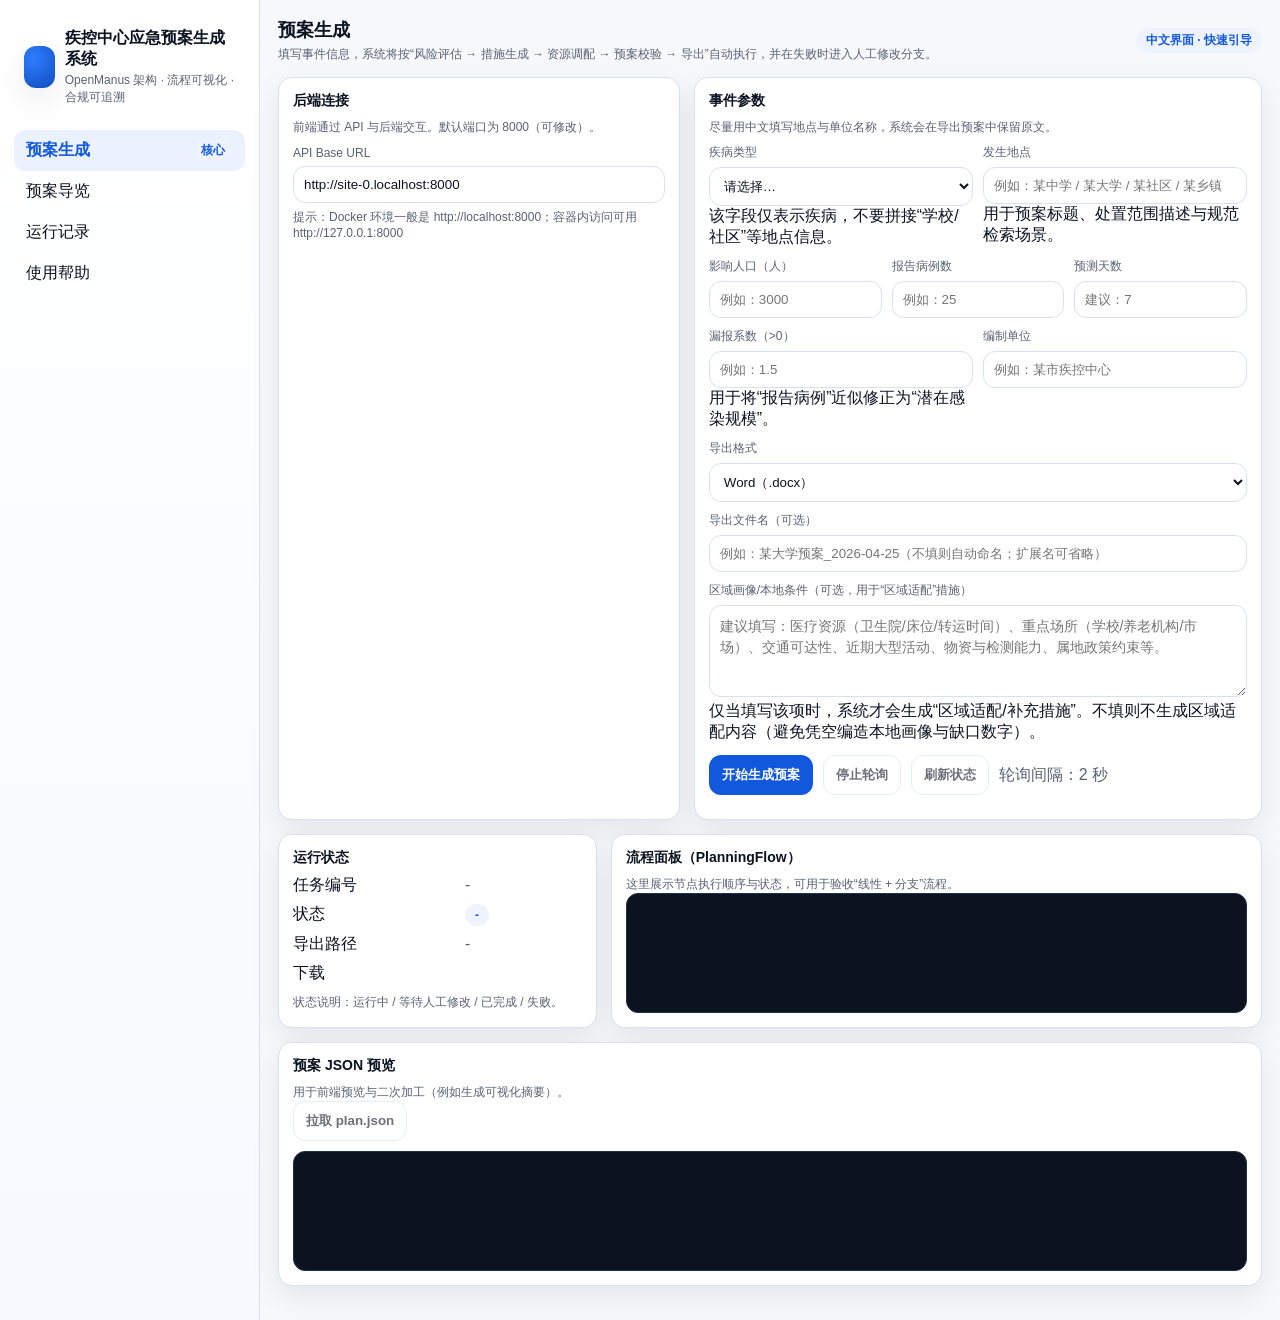
<file: frontend/index.html>
<!doctype html>
<html lang="zh-CN">

<head>
  <meta charset="utf-8" />
  <meta name="viewport" content="width=device-width, initial-scale=1" />
  <title>疾控中心应急预案生成系统</title>
  <link rel="icon" href="data:,">
  <link rel="stylesheet" href="./style.css" />
</head>

<body>
  <div class="layout" data-page="dashboard">
    <aside class="sidebar">
      <div class="brand">
        <div class="logo"></div>
        <div>
          <h1>疾控中心应急预案生成系统</h1>
          <p>OpenManus 架构 · 流程可视化 · 合规可追溯</p>
        </div>
      </div>
      <nav class="nav">
        <a class="active" href="./index.html">预案生成<span class="tag">核心</span></a>
          <a href="./preview.html">预案导览</a>
        <a href="./runs.html">运行记录</a>
        <a href="./help.html">使用帮助</a>
      </nav>
    </aside>

    <main class="content">
      <div class="topbar">
        <div>
          <div class="title">预案生成</div>
          <div class="subtitle">填写事件信息，系统将按“风险评估 → 措施生成 → 资源调配 → 预案校验 → 导出”自动执行，并在失败时进入人工修改分支。</div>
        </div>
        <div class="badge">中文界面 · 快速引导</div>
      </div>

      <div class="grid">
        <section class="card span-5">
          <h2>后端连接</h2>
          <p>前端通过 API 与后端交互。默认端口为 8000（可修改）。</p>
          <div class="field">
            <label for="apiBase">API Base URL</label>
            <input id="apiBase" placeholder="例如 http://localhost:8000" />
            <div class="inline-help">提示：Docker 环境一般是 http://localhost:8000；容器内访问可用 http://127.0.0.1:8000</div>
          </div>
        </section>

        <section class="card span-7">
          <h2>事件参数</h2>
          <p>尽量用中文填写地点与单位名称，系统会在导出预案中保留原文。</p>

          <div class="grid" style="grid-template-columns:repeat(12,1fr);gap:10px;margin-top:8px;">
            <div class="span-6">
              <label for="disease_type">疾病类型</label>
              <select id="disease_type">
                <option value="">请选择…</option>
                <option value="covid19">新冠（covid19）</option>
                <option value="influenza">流感（influenza）</option>
                <option value="norovirus">诺如（norovirus）</option>
                <option value="measles_rubella">麻疹/风疹（measles_rubella）</option>
                <option value="pertussis">百日咳（pertussis）</option>
                <option value="tuberculosis">结核病（tuberculosis）</option>
                <option value="dengue">登革热（dengue）</option>
                <option value="hand_foot_mouth">手足口病（hand_foot_mouth）</option>
                <option value="varicella">水痘（varicella）</option>
                <option value="mumps">腮腺炎（mumps）</option>
                <option value="hepatitis_a">甲型肝炎（hepatitis_a）</option>
                <option value="food_poisoning">食物中毒（food_poisoning）</option>
                <option value="other">其他（other）</option>
              </select>
              <div class="inline-help">该字段仅表示疾病，不要拼接“学校/社区”等地点信息。</div>
            </div>
            <div class="span-6">
              <label for="location">发生地点</label>
              <input id="location" placeholder="例如：某中学 / 某大学 / 某社区 / 某乡镇" />
              <div class="inline-help">用于预案标题、处置范围描述与规范检索场景。</div>
            </div>

            <div class="span-4">
              <label for="population">影响人口（人）</label>
              <input id="population" type="number" min="1" placeholder="例如：3000" />
            </div>
            <div class="span-4">
              <label for="reported_cases">报告病例数</label>
              <input id="reported_cases" type="number" min="0" placeholder="例如：25" />
            </div>
            <div class="span-4">
              <label for="days">预测天数</label>
              <input id="days" type="number" min="1" max="30" placeholder="建议：7" />
            </div>

            <div class="span-6">
              <label for="underreport_factor">漏报系数（>0）</label>
              <input id="underreport_factor" type="number" min="0.1" step="0.1" placeholder="例如：1.5" />
              <div class="inline-help">用于将“报告病例”近似修正为“潜在感染规模”。</div>
            </div>
            <div class="span-6">
              <label for="jurisdiction">编制单位</label>
              <input id="jurisdiction" placeholder="例如：某市疾控中心" />
            </div>

            <div class="span-12">
              <label for="output_format">导出格式</label>
              <select id="output_format">
                <option value="docx">Word（.docx）</option>
                <option value="pdf">PDF（.pdf）</option>
              </select>
            </div>

            <div class="span-12">
              <label for="output_docx">导出文件名（可选）</label>
              <input id="output_docx" placeholder="例如：某大学预案_2026-04-25（不填则自动命名；扩展名可省略）" />
            </div>

            <div class="span-12">
              <label for="region_profile">区域画像/本地条件（可选，用于“区域适配”措施）</label>
              <textarea id="region_profile" class="textarea-normal" placeholder="建议填写：医疗资源（卫生院/床位/转运时间）、重点场所（学校/养老机构/市场）、交通可达性、近期大型活动、物资与检测能力、属地政策约束等。"></textarea>
              <div class="inline-help">仅当填写该项时，系统才会生成“区域适配/补充措施”。不填则不生成区域适配内容（避免凭空编造本地画像与缺口数字）。</div>
            </div>
          </div>

          <div class="row" style="margin-top:12px;">
            <button id="btnRun">开始生成预案</button>
            <button id="btnStop" class="secondary" disabled>停止轮询</button>
            <button id="btnReload" class="secondary" disabled>刷新状态</button>
            <span class="muted" id="pollHint">轮询间隔：2 秒</span>
          </div>
          <div id="runErr" class="error" style="margin-top:10px;"></div>
        </section>

        <section class="card span-4">
          <h2>运行状态</h2>
          <div class="kv">
            <div>任务编号</div>
            <div><span id="plan_id" class="muted">-</span></div>
            <div>状态</div>
            <div><span id="status" class="badge">-</span></div>
            <div>导出路径</div>
            <div><span id="output_path" class="muted">-</span></div>
            <div>下载</div>
            <div><a id="download" href="#" target="_blank" style="display:none;">下载文件</a></div>
          </div>
          <div id="statusErr" class="error" style="margin-top:10px;"></div>
          <div class="hint">状态说明：运行中 / 等待人工修改 / 已完成 / 失败。</div>
        </section>

        <section class="card span-8">
          <h2>流程面板（PlanningFlow）</h2>
          <p>这里展示节点执行顺序与状态，可用于验收“线性 + 分支”流程。</p>
          <div id="plan_text" class="pre"></div>
        </section>

        <section class="card span-12" id="manualFixCard" style="display:none;">
          <h2>人工修改（前端操作）</h2>
          <p>后端进入 MANUAL_FIX 节点后会暂停等待你的决策。你可以不修改直接继续、跳过校验直接导出，或编辑 JSON 后继续。</p>
          <div class="row" style="margin-top:10px;">
            <button id="btnMF_S" class="secondary">不修改，继续重新校验</button>
            <button id="btnMF_X" class="secondary">不修改，跳过校验直接导出</button>
            <button id="btnMF_Q" class="danger">终止流程</button>
          </div>
          <div class="field">
            <label>编辑预案 JSON（可选）</label>
            <div id="manualFixHint" class="muted" style="margin-bottom:8px;"></div>
            <textarea id="manualFixText" placeholder="这里会自动加载当前预案 JSON，你可以直接修改后提交。"></textarea>
            <div class="row" style="margin-top:10px;">
              <button id="btnMF_E">提交修改并继续</button>
            </div>
            <div id="manualFixErr" class="error" style="margin-top:8px;"></div>
          </div>
        </section>

        <section class="card span-12">
          <h2>预案 JSON 预览</h2>
          <p>用于前端预览与二次加工（例如生成可视化摘要）。</p>
          <div class="row" style="margin-bottom:10px;">
            <button id="btnFetchPlanJson" class="secondary" disabled>拉取 plan.json</button>
          </div>
          <div id="plan_json" class="pre"></div>
        </section>
      </div>
    </main>
  </div>
  <script src="./app.js"></script>
</body>

</html>
</file>
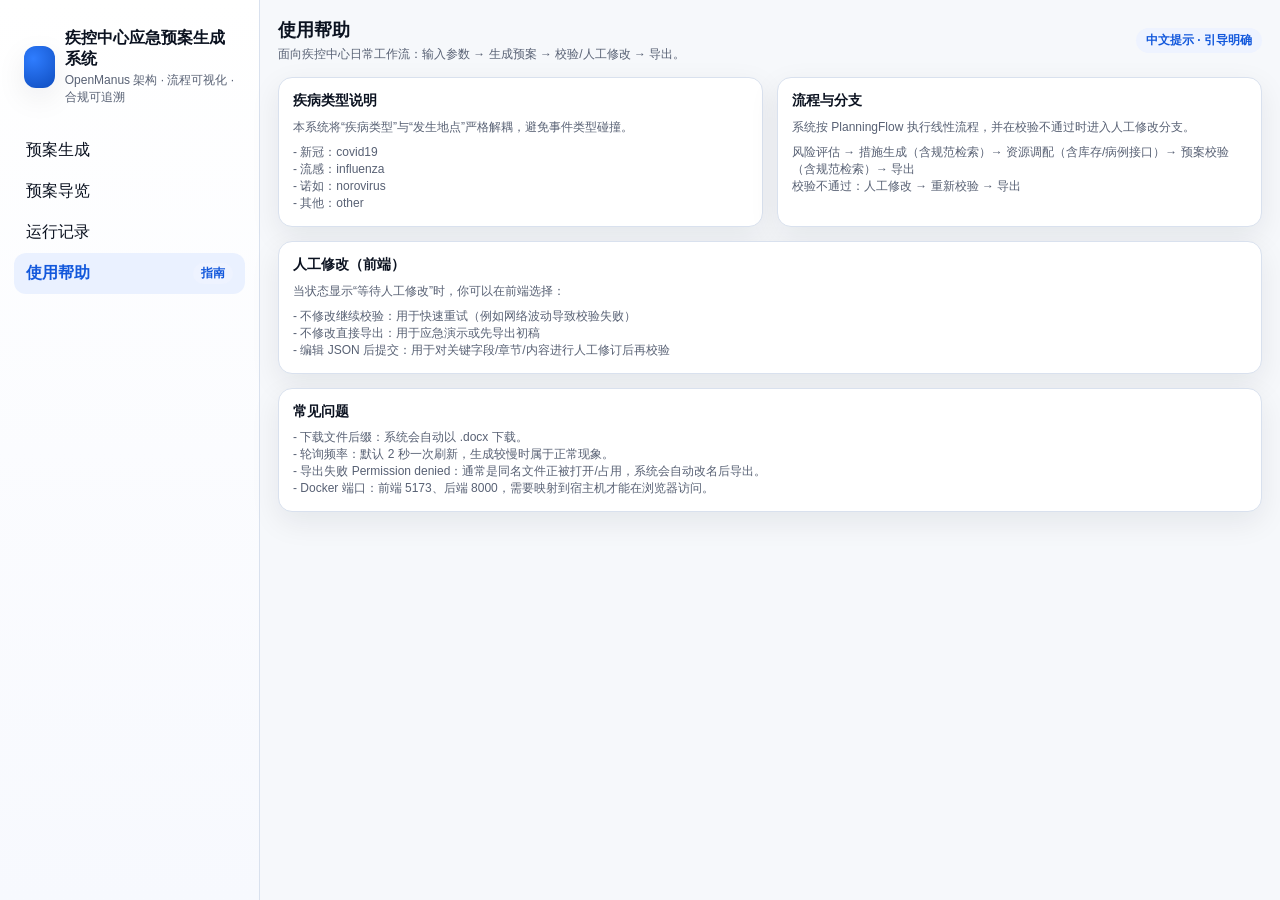
<file: frontend/help.html>
<!doctype html>
<html lang="zh-CN">

<head>
  <meta charset="utf-8" />
  <meta name="viewport" content="width=device-width, initial-scale=1" />
  <title>使用帮助 - 疾控中心应急预案生成系统</title>
  <link rel="icon" href="data:,">
  <link rel="stylesheet" href="./style.css" />
</head>

<body>
  <div class="layout" data-page="help">
    <aside class="sidebar">
      <div class="brand">
        <div class="logo"></div>
        <div>
          <h1>疾控中心应急预案生成系统</h1>
          <p>OpenManus 架构 · 流程可视化 · 合规可追溯</p>
        </div>
      </div>
      <nav class="nav">
        <a href="./index.html">预案生成</a>
        <a href="./preview.html">预案导览</a>
        <a href="./runs.html">运行记录</a>
        <a class="active" href="./help.html">使用帮助<span class="tag">指南</span></a>
      </nav>
    </aside>

    <main class="content">
      <div class="topbar">
        <div>
          <div class="title">使用帮助</div>
          <div class="subtitle">面向疾控中心日常工作流：输入参数 → 生成预案 → 校验/人工修改 → 导出。</div>
        </div>
        <div class="badge">中文提示 · 引导明确</div>
      </div>

      <div class="grid">
        <section class="card span-6">
          <h2>疾病类型说明</h2>
          <p>本系统将“疾病类型”与“发生地点”严格解耦，避免事件类型碰撞。</p>
          <div class="hint">
            - 新冠：covid19<br />
            - 流感：influenza<br />
            - 诺如：norovirus<br />
            - 其他：other
          </div>
        </section>

        <section class="card span-6">
          <h2>流程与分支</h2>
          <p>系统按 PlanningFlow 执行线性流程，并在校验不通过时进入人工修改分支。</p>
          <div class="hint">
            风险评估 → 措施生成（含规范检索）→ 资源调配（含库存/病例接口）→ 预案校验（含规范检索）→ 导出<br />
            校验不通过：人工修改 → 重新校验 → 导出
          </div>
        </section>

        <section class="card span-12">
          <h2>人工修改（前端）</h2>
          <p>当状态显示“等待人工修改”时，你可以在前端选择：</p>
          <div class="hint">
            - 不修改继续校验：用于快速重试（例如网络波动导致校验失败）<br />
            - 不修改直接导出：用于应急演示或先导出初稿<br />
            - 编辑 JSON 后提交：用于对关键字段/章节/内容进行人工修订后再校验
          </div>
        </section>

        <section class="card span-12">
          <h2>常见问题</h2>
          <div class="hint">
            - 下载文件后缀：系统会自动以 .docx 下载。<br />
            - 轮询频率：默认 2 秒一次刷新，生成较慢时属于正常现象。<br />
            - 导出失败 Permission denied：通常是同名文件正被打开/占用，系统会自动改名后导出。<br />
            - Docker 端口：前端 5173、后端 8000，需要映射到宿主机才能在浏览器访问。
          </div>
        </section>
      </div>
    </main>
  </div>
  <script src="./app.js"></script>
</body>

</html>
</file>
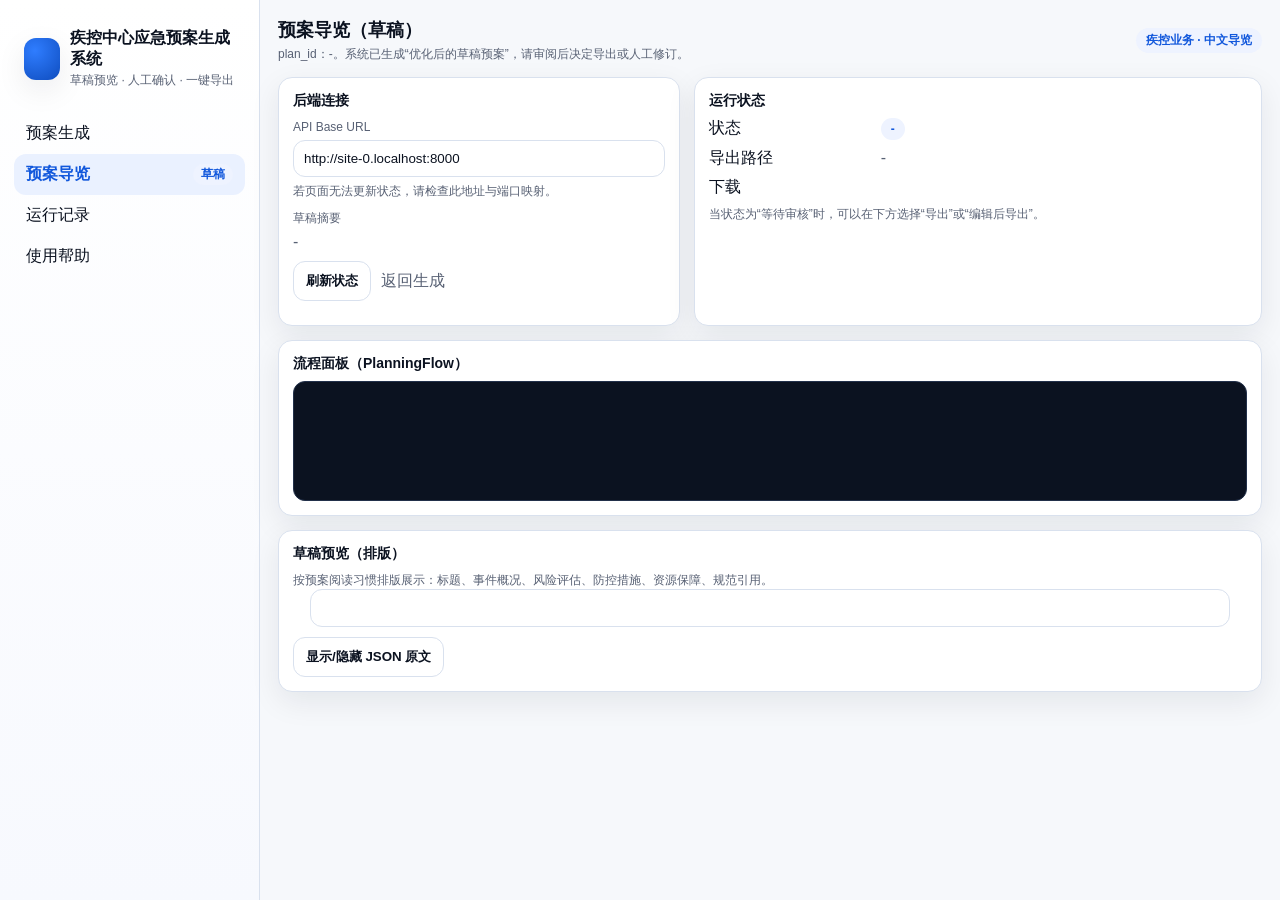
<file: frontend/preview.html>
<!doctype html>
<html lang="zh-CN">

<head>
  <meta charset="utf-8" />
  <meta name="viewport" content="width=device-width, initial-scale=1" />
  <title>预案导览 - 疾控中心应急预案生成系统</title>
  <link rel="icon" href="data:,">
  <link rel="stylesheet" href="./style.css" />
</head>

<body>
  <div class="layout" data-page="preview">
    <aside class="sidebar">
      <div class="brand">
        <div class="logo"></div>
        <div>
          <h1>疾控中心应急预案生成系统</h1>
          <p>草稿预览 · 人工确认 · 一键导出</p>
        </div>
      </div>
      <nav class="nav">
        <a href="./index.html">预案生成</a>
        <a class="active" href="./preview.html">预案导览<span class="tag">草稿</span></a>
        <a href="./runs.html">运行记录</a>
        <a href="./help.html">使用帮助</a>
      </nav>
    </aside>

    <main class="content">
      <div class="topbar">
        <div>
          <div class="title">预案导览（草稿）</div>
          <div class="subtitle">plan_id：<span id="previewPlanId" class="muted">-</span>。系统已生成“优化后的草稿预案”，请审阅后决定导出或人工修订。
          </div>
        </div>
        <div class="badge">疾控业务 · 中文导览</div>
      </div>

      <div class="grid">
        <section class="card span-5">
          <h2>后端连接</h2>
          <div class="field">
            <label for="apiBase">API Base URL</label>
            <input id="apiBase" placeholder="例如 http://localhost:8000" />
            <div class="inline-help">若页面无法更新状态，请检查此地址与端口映射。</div>
          </div>
          <div class="field">
            <label>草稿摘要</label>
            <div id="draftMeta" class="muted">-</div>
          </div>
          <div class="row" style="margin-top:10px;">
            <button id="btnReload" class="secondary">刷新状态</button>
            <a class="muted" href="./index.html">返回生成</a>
          </div>
          <div id="statusErr" class="error" style="margin-top:10px;"></div>
        </section>

        <section class="card span-7">
          <h2>运行状态</h2>
          <div class="kv">
            <div>状态</div>
            <div><span id="status" class="badge">-</span></div>
            <div>导出路径</div>
            <div><span id="output_path" class="muted">-</span></div>
            <div>下载</div>
            <div><a id="download" href="#" target="_blank" style="display:none;">下载文件</a></div>
          </div>
          <div class="hint">当状态为“等待审核”时，可以在下方选择“导出”或“编辑后导出”。</div>
        </section>

        <section class="card span-12">
          <h2>流程面板（PlanningFlow）</h2>
          <div id="plan_text" class="pre"></div>
        </section>

        <section class="card span-12" id="reviewCard" style="display:none;">
          <h2>审核与导出</h2>
          <p>你可以直接认可草稿导出，或编辑 JSON 后导出。取消会终止本次任务。</p>
          <div id="draftHint" class="muted" style="margin-bottom:8px;"></div>
          <div class="row">
            <button id="btnApprove">认可草稿并导出</button>
            <button id="btnEditExport" class="secondary">提交修改并导出</button>
            <button id="btnCancel" class="danger">取消任务</button>
          </div>
          <div class="field">
            <label>草稿 JSON（可选编辑）</label>
            <textarea id="draftJson" placeholder="草稿 JSON 会自动加载，你也可以直接修改。"></textarea>
            <div id="reviewErr" class="error" style="margin-top:8px;"></div>
          </div>
        </section>

        <section class="card span-12">
          <h2>草稿预览（排版）</h2>
          <p>按预案阅读习惯排版展示：标题、事件概况、风险评估、防控措施、资源保障、规范引用。</p>
          <div id="draftDoc" class="doc"></div>
          <div class="row" style="margin-top:10px;">
            <button id="btnToggleRaw" class="secondary">显示/隐藏 JSON 原文</button>
          </div>
          <div id="draftRaw" class="pre" style="display:none;margin-top:10px;"></div>
        </section>
      </div>
    </main>
  </div>
  <script src="./app.js"></script>
</body>

</html>
</file>
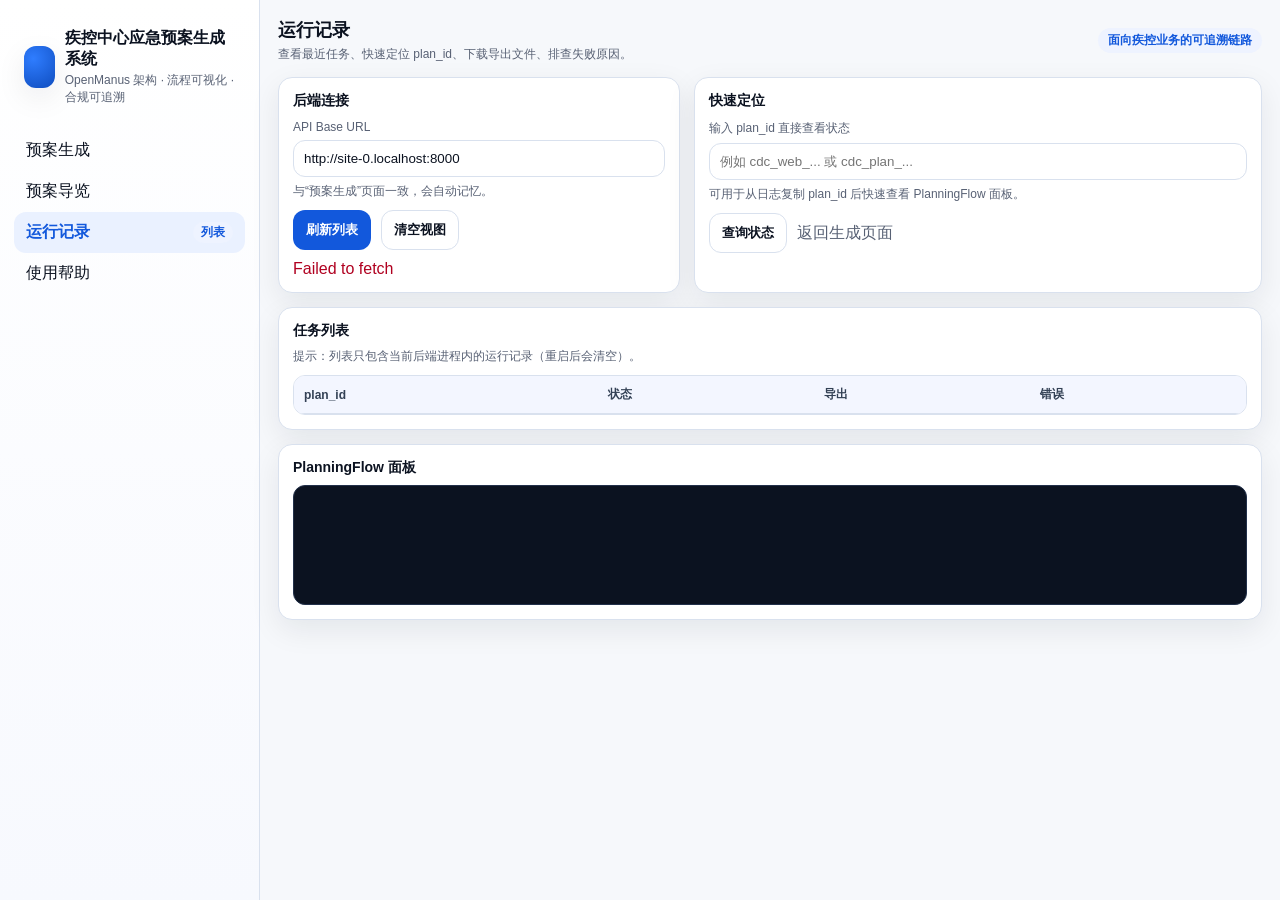
<file: frontend/runs.html>
<!doctype html>
<html lang="zh-CN">
  <head>
    <meta charset="utf-8" />
    <meta name="viewport" content="width=device-width, initial-scale=1" />
    <title>运行记录 - 疾控中心应急预案生成系统</title>
    <link rel="icon" href="data:,">
    <link rel="stylesheet" href="./style.css" />
  </head>
  <body>
    <div class="layout" data-page="runs">
      <aside class="sidebar">
        <div class="brand">
          <div class="logo"></div>
          <div>
            <h1>疾控中心应急预案生成系统</h1>
            <p>OpenManus 架构 · 流程可视化 · 合规可追溯</p>
          </div>
        </div>
        <nav class="nav">
          <a href="./index.html">预案生成</a>
          <a href="./preview.html">预案导览</a>
          <a class="active" href="./runs.html">运行记录<span class="tag">列表</span></a>
          <a href="./help.html">使用帮助</a>
        </nav>
      </aside>

      <main class="content">
        <div class="topbar">
          <div>
            <div class="title">运行记录</div>
            <div class="subtitle">查看最近任务、快速定位 plan_id、下载导出文件、排查失败原因。</div>
          </div>
          <div class="badge">面向疾控业务的可追溯链路</div>
        </div>

        <div class="grid">
          <section class="card span-5">
            <h2>后端连接</h2>
            <div class="field">
              <label for="apiBase">API Base URL</label>
              <input id="apiBase" placeholder="例如 http://localhost:8000" />
              <div class="inline-help">与“预案生成”页面一致，会自动记忆。</div>
            </div>
            <div class="row" style="margin-top:10px;">
              <button id="btnRefreshRuns">刷新列表</button>
              <button id="btnClearView" class="secondary">清空视图</button>
            </div>
            <div id="runsErr" class="error" style="margin-top:10px;"></div>
          </section>

          <section class="card span-7">
            <h2>快速定位</h2>
            <div class="field">
              <label for="pidInput">输入 plan_id 直接查看状态</label>
              <input id="pidInput" placeholder="例如 cdc_web_... 或 cdc_plan_..." />
              <div class="inline-help">可用于从日志复制 plan_id 后快速查看 PlanningFlow 面板。</div>
            </div>
            <div class="row" style="margin-top:10px;">
              <button id="btnOpenPid" class="secondary">查询状态</button>
              <a class="muted" href="./index.html">返回生成页面</a>
            </div>
          </section>

          <section class="card span-12">
            <h2>任务列表</h2>
            <div class="hint">提示：列表只包含当前后端进程内的运行记录（重启后会清空）。</div>
            <div style="margin-top:10px;overflow:auto;">
              <table class="table" id="runsTable">
                <thead>
                  <tr>
                    <th>plan_id</th>
                    <th>状态</th>
                    <th>导出</th>
                    <th>错误</th>
                  </tr>
                </thead>
                <tbody id="runsBody"></tbody>
              </table>
            </div>
          </section>

          <section class="card span-12">
            <h2>PlanningFlow 面板</h2>
            <div id="onePlanMeta" class="muted" style="margin-bottom:8px;"></div>
            <div id="onePlanText" class="pre"></div>
          </section>
        </div>
      </main>
    </div>
    <script src="./app.js"></script>
  </body>
</html>
</file>
<file: frontend/style.css>
:root {
  --bg: #f6f8fb;
  --card: #ffffff;
  --text: #0b1220;
  --muted: #586174;
  --border: #d9e1ee;
  --primary: #1258dc;
  --primary-2: #0f4dbf;
  --danger: #b00020;
  --ok: #0f7b3a;
  --shadow: 0 10px 30px rgba(17, 24, 39, 0.08);
  --radius: 14px;
}

* {
  box-sizing: border-box
}

body {
  margin: 0;
  font-family: -apple-system, BlinkMacSystemFont, "Segoe UI", Roboto, Arial, "Noto Sans", "PingFang SC", "Hiragino Sans GB", "Microsoft YaHei", sans-serif;
  background: var(--bg);
  color: var(--text);
}

a {
  color: var(--primary);
  text-decoration: none
}

a:hover {
  text-decoration: underline
}

.layout {
  display: flex;
  min-height: 100vh
}

.sidebar {
  width: 260px;
  padding: 18px 14px;
  border-right: 1px solid var(--border);
  background: linear-gradient(180deg, #ffffff, #f7f9fe);
}

.brand {
  display: flex;
  gap: 10px;
  align-items: center;
  padding: 10px 10px 14px 10px;
}

.logo {
  width: 42px;
  height: 42px;
  border-radius: 12px;
  background: radial-gradient(circle at 30% 30%, #2f7dff, #0f4dbf);
  box-shadow: var(--shadow);
}

.brand h1 {
  font-size: 16px;
  margin: 0
}

.brand p {
  margin: 2px 0 0 0;
  color: var(--muted);
  font-size: 12px
}

.nav {
  margin-top: 10px
}

.nav a {
  display: flex;
  align-items: center;
  gap: 10px;
  padding: 10px 12px;
  border-radius: 12px;
  color: var(--text);
}

.nav a.active {
  background: #eaf1ff;
  color: var(--primary);
  font-weight: 600;
}

.nav .tag {
  margin-left: auto;
  font-size: 12px;
  padding: 2px 8px;
  border-radius: 999px;
  background: #eef3ff;
  color: var(--primary);
}

.content {
  flex: 1;
  padding: 18px 18px 34px 18px
}

.topbar {
  display: flex;
  justify-content: space-between;
  align-items: center;
  margin-bottom: 14px;
}

.topbar .title {
  font-size: 18px;
  font-weight: 700
}

.topbar .subtitle {
  font-size: 12px;
  color: var(--muted);
  margin-top: 4px
}

.grid {
  display: grid;
  grid-template-columns: repeat(12, 1fr);
  gap: 14px;
}

.card {
  background: var(--card);
  border: 1px solid var(--border);
  border-radius: var(--radius);
  box-shadow: var(--shadow);
  padding: 14px;
}

.card h2 {
  margin: 0 0 8px 0;
  font-size: 14px
}

.card p {
  margin: 0;
  color: var(--muted);
  font-size: 12px;
  line-height: 1.5
}

.card .hint {
  margin-top: 8px;
  color: var(--muted);
  font-size: 12px
}

.span-4 {
  grid-column: span 4
}

.span-5 {
  grid-column: span 5
}

.span-6 {
  grid-column: span 6
}

.span-7 {
  grid-column: span 7
}

.span-8 {
  grid-column: span 8
}

.span-12 {
  grid-column: span 12
}

.row {
  display: flex;
  gap: 10px;
  flex-wrap: wrap;
  align-items: center
}

label {
  display: block;
  font-size: 12px;
  color: var(--muted);
  margin-bottom: 6px
}

input,
select,
textarea {
  width: 100%;
  padding: 10px 10px;
  border: 1px solid var(--border);
  border-radius: 12px;
  background: #fff;
  color: var(--text);
  outline: none;
}

input:focus,
select:focus,
textarea:focus {
  border-color: #9db7ff;
  box-shadow: 0 0 0 4px rgba(18, 88, 220, 0.12)
}

.textarea-normal {
  font-family: inherit;
  font-size: 14px;
  line-height: 1.5;
  min-height: 92px;
  resize: vertical;
}

.field {
  margin-top: 10px
}

.field .inline-help {
  margin-top: 6px;
  color: var(--muted);
  font-size: 12px
}

button {
  padding: 10px 12px;
  border-radius: 12px;
  border: 1px solid transparent;
  background: var(--primary);
  color: #fff;
  cursor: pointer;
  font-weight: 600;
}

button:hover {
  background: var(--primary-2)
}

button.secondary {
  background: #fff;
  color: var(--text);
  border: 1px solid var(--border);
}

button.secondary:hover {
  border-color: #b9c8e6
}

button.danger {
  background: var(--danger)
}

button.danger:hover {
  filter: brightness(0.95)
}

button:disabled {
  opacity: 0.6;
  cursor: not-allowed
}

.kv {
  display: grid;
  grid-template-columns: 160px 1fr;
  gap: 8px 12px;
  align-items: baseline
}

.muted {
  color: var(--muted)
}

.error {
  color: var(--danger);
  white-space: pre-wrap
}

.ok {
  color: var(--ok)
}

.pre {
  white-space: pre-wrap;
  word-break: break-word;
  background: #0b1220;
  color: #e5edf8;
  border-radius: 12px;
  padding: 12px;
  min-height: 120px;
  border: 1px solid #22304a;
  overflow: auto;
}

.doc {
  max-width: 920px;
  margin: 0 auto;
  background: #ffffff;
  border: 1px solid var(--border);
  border-radius: 12px;
  padding: 18px 18px;
}

.doc .doc-title {
  text-align: center;
  font-size: 20px;
  font-weight: 800;
  margin: 6px 0 8px 0;
}

.doc .doc-meta {
  display: flex;
  justify-content: center;
  gap: 18px;
  color: var(--muted);
  font-size: 12px;
  flex-wrap: wrap;
  margin-bottom: 10px;
}

.doc h3 {
  margin: 14px 0 8px 0;
  font-size: 14px;
}

.doc h4 {
  margin: 10px 0 6px 0;
  font-size: 13px;
  color: #23324a
}

.doc .para {
  margin: 6px 0;
  color: #172033;
  font-size: 13px;
  line-height: 1.65
}

.doc .list {
  margin: 6px 0 10px 18px;
  color: #172033;
  font-size: 13px;
  line-height: 1.65
}

.doc .tag-core {
  display: inline-block;
  padding: 2px 8px;
  border-radius: 999px;
  background: #eaf1ff;
  color: var(--primary);
  font-size: 12px;
  font-weight: 700;
}

.doc .tag-supp {
  display: inline-block;
  padding: 2px 8px;
  border-radius: 999px;
  background: #f0f7ff;
  color: #334155;
  font-size: 12px;
  font-weight: 700;
}

.doc .cit {
  margin-top: 6px;
  padding: 8px 10px;
  border: 1px dashed var(--border);
  border-radius: 10px;
  background: #fbfdff;
  color: #334155;
  font-size: 12px;
}

.doc .cit .src {
  color: var(--muted)
}

.badge {
  display: inline-flex;
  align-items: center;
  gap: 6px;
  padding: 4px 10px;
  border-radius: 999px;
  background: #eef3ff;
  color: var(--primary);
  font-size: 12px;
  font-weight: 600;
}

.badge.ok {
  background: #e9f7ef;
  color: var(--ok)
}

.badge.err {
  background: #fdecef;
  color: var(--danger)
}

.badge.wait {
  background: #fff3e5;
  color: #9a5b00
}

.table {
  width: 100%;
  border-collapse: separate;
  border-spacing: 0;
  overflow: hidden;
  border: 1px solid var(--border);
  border-radius: 12px;
}

.table th,
.table td {
  padding: 10px;
  border-bottom: 1px solid var(--border);
  font-size: 12px;
}

.table th {
  background: #f3f6ff;
  text-align: left;
  color: #334155
}

.table tr:last-child td {
  border-bottom: none
}

@media (max-width: 980px) {
  .sidebar {
    display: none
  }

  .content {
    padding: 14px
  }

  .grid {
    grid-template-columns: repeat(6, 1fr)
  }

  .span-8,
  .span-7,
  .span-6,
  .span-5,
  .span-4 {
    grid-column: span 6
  }
}
</file>
